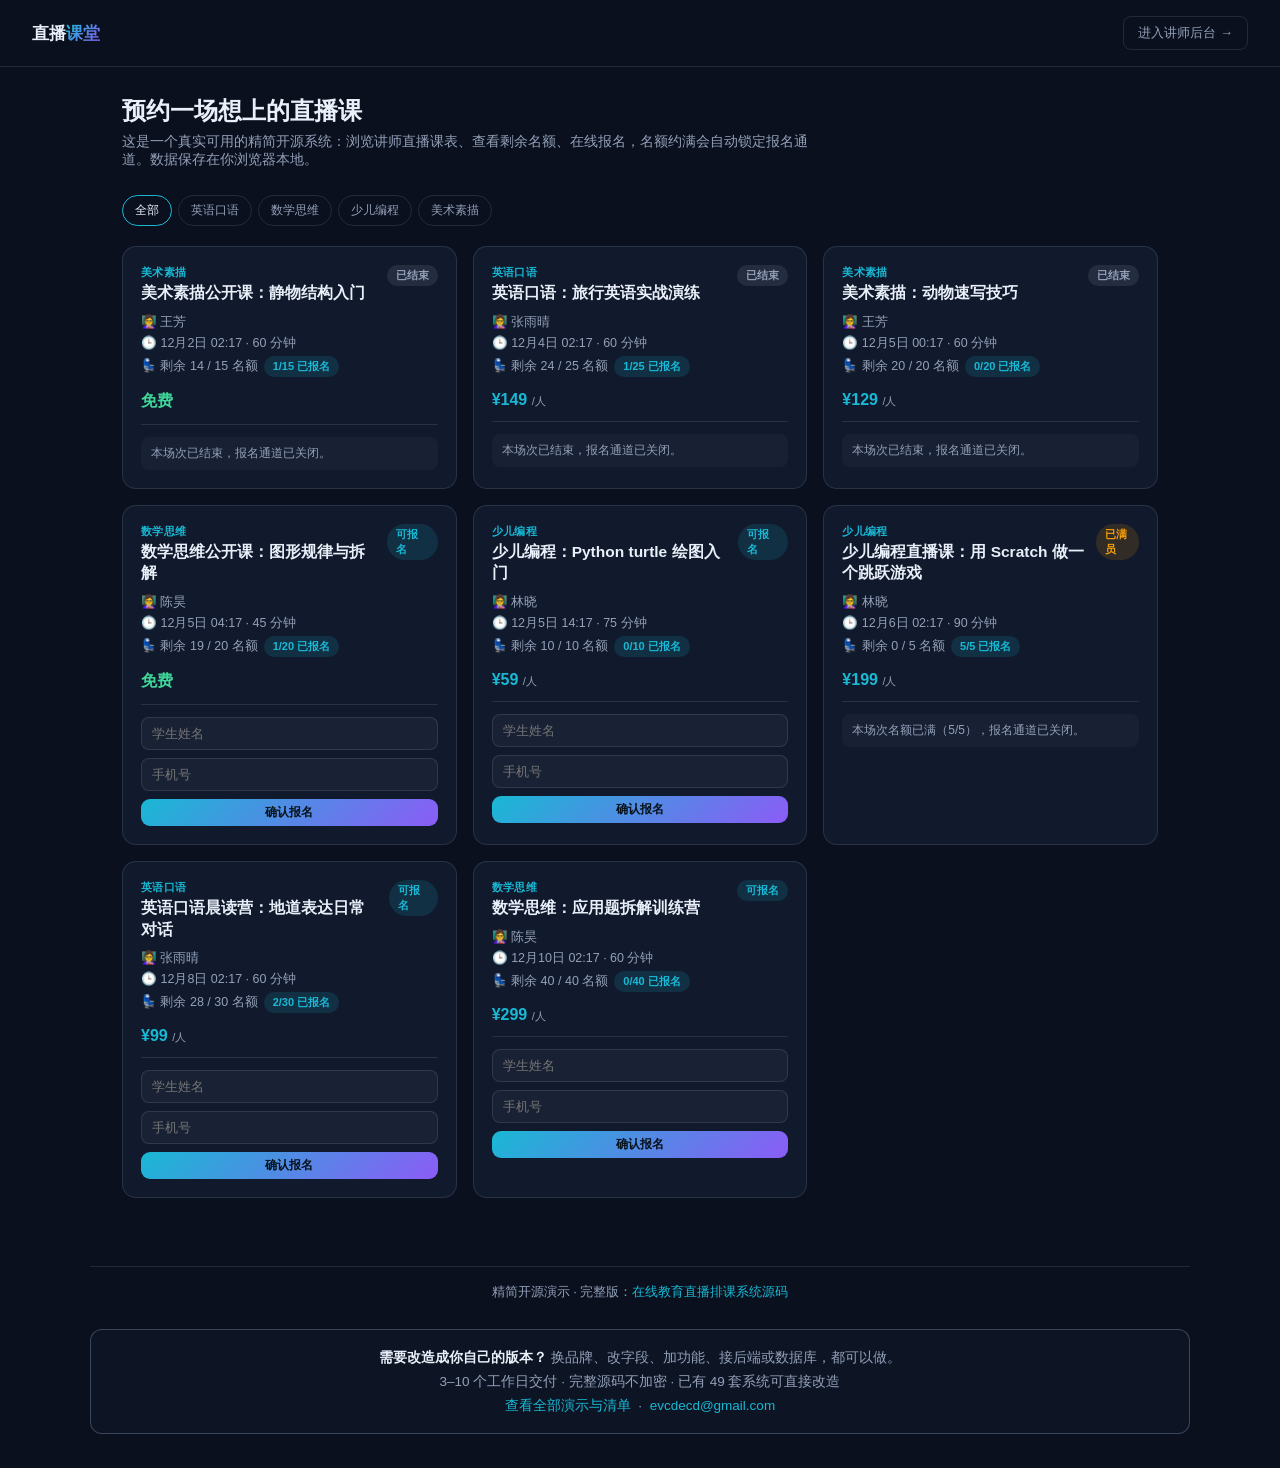
<file: index.html>
<!DOCTYPE html>
<html lang="zh-CN">
<head>
<meta charset="UTF-8">
<meta name="viewport" content="width=device-width, initial-scale=1.0">
<title>在线教育直播排课系统（精简开源版）</title>
<meta name="description" content="免费开源的在线教育直播排课系统精简版：真实场次报名与容量控制，讲师直播课表浏览、在线报名、满员自动锁定，后台课表与报名管理，纯前端+localStorage实现，可作为学习或二次开发起点。">
<link rel="stylesheet" href="style.css">
</head>
<body>
  <header class="topbar">
    <div class="brand">直播<span class="accent">课堂</span></div>
    <a href="admin.html" class="nav-link">进入讲师后台 →</a>
  </header>

  <main class="container">
    <div class="page-head">
      <h1>预约一场想上的直播课</h1>
      <p>这是一个真实可用的精简开源系统：浏览讲师直播课表、查看剩余名额、在线报名，名额约满会自动锁定报名通道。数据保存在你浏览器本地。</p>
    </div>
    <div class="filter-row" id="subjectFilters"></div>
    <div id="sessionGrid" class="session-grid"></div>
  </main>

  <script src="data.js"></script>
  <script src="script.js"></script>

<footer style="margin:40px auto 16px;max-width:1100px;padding:16px 20px 0;border-top:1px solid var(--line,rgba(147,160,184,.18));text-align:center;color:var(--muted,#93A0B8);font-size:13px">精简开源演示 &middot; 完整版：<a href="https://inzyxuashop.com/jiaoyuzhibo-yuanma.html" target="_blank" rel="noopener" style="color:var(--cyan,#19B8D4);text-decoration:none">在线教育直播排课系统源码</a></footer>

<!-- custom-delivery -->
<div style="max-width:1100px;margin:28px auto 34px;padding:16px 20px;border:1px solid rgba(147,160,184,.35);border-radius:12px;background:rgba(17,26,44,.55);font:13.5px/1.75 -apple-system,BlinkMacSystemFont,'Segoe UI','PingFang SC','Microsoft YaHei',sans-serif;color:#93a0b8;text-align:center">
  <strong style="color:#eaf0fa">需要改造成你自己的版本？</strong>
  换品牌、改字段、加功能、接后端或数据库，都可以做。<br>
  3–10 个工作日交付 · 完整源码不加密 · 已有 49 套系统可直接改造<br>
  <a href="https://inzyxuashop.com" style="color:#19b8d4;text-decoration:none">查看全部演示与清单</a>
  &nbsp;·&nbsp;
  <a href="mailto:evcdecd@gmail.com" style="color:#19b8d4;text-decoration:none">evcdecd@gmail.com</a>
</div>
</body>
</html>
</file>
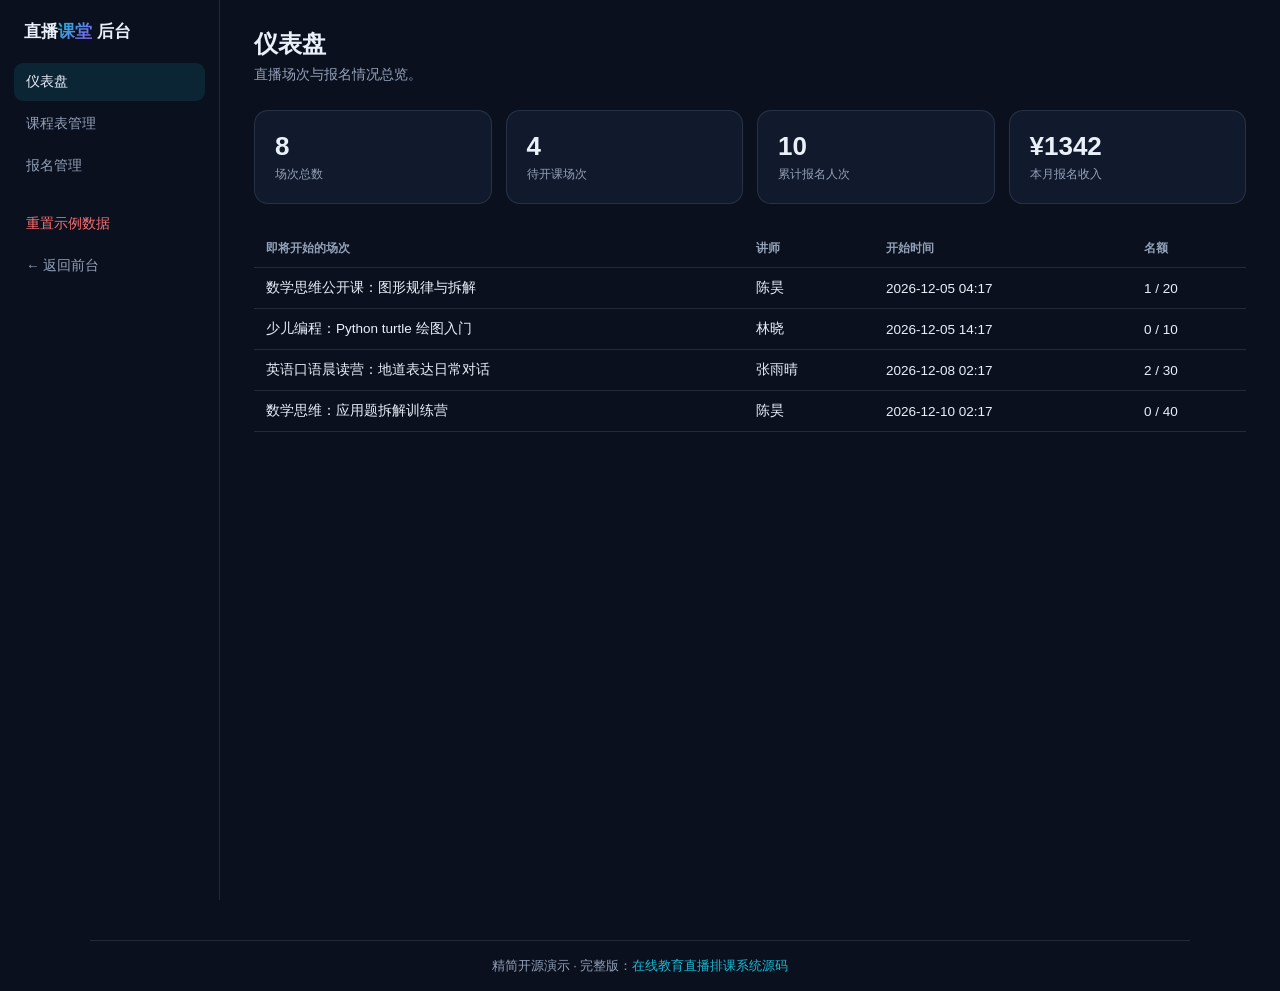
<file: admin.html>
<!DOCTYPE html>
<html lang="zh-CN">
<head>
<meta charset="UTF-8">
<meta name="viewport" content="width=device-width, initial-scale=1.0">
<title>讲师后台 · 在线教育直播排课系统（精简开源版）</title>
<link rel="stylesheet" href="style.css">
</head>
<body>
  <div class="admin-layout">
    <aside class="sidebar">
      <div class="brand">直播<span class="accent">课堂</span> 后台</div>
      <div class="side-link active" data-view="dashboard">仪表盘</div>
      <div class="side-link" data-view="sessions">课程表管理</div>
      <div class="side-link" data-view="enrollments">报名管理</div>
      <div class="side-link" id="btnResetData" style="margin-top:20px;color:var(--red)">重置示例数据</div>
      <a href="index.html" class="side-link">← 返回前台</a>
    </aside>

    <main class="admin-main">
      <section id="view-dashboard" class="admin-view active">
        <div class="page-head"><h1>仪表盘</h1><p>直播场次与报名情况总览。</p></div>
        <div class="stat-grid" id="statGrid"></div>
        <table>
          <thead><tr><th>即将开始的场次</th><th>讲师</th><th>开始时间</th><th>名额</th></tr></thead>
          <tbody id="upcomingSessionsBody"></tbody>
        </table>
      </section>

      <section id="view-sessions" class="admin-view">
        <div class="page-head"><h1>课程表管理</h1><p>添加、编辑或删除直播场次。</p></div>
        <div class="table-toolbar">
          <span></span>
          <button class="btn btn-primary btn-sm" id="btnAddSession">+ 新增场次</button>
        </div>
        <table>
          <thead><tr><th>场次标题</th><th>讲师</th><th>科目</th><th>开始时间</th><th>时长</th><th>报名/容量</th><th>价格</th><th>状态</th><th>操作</th></tr></thead>
          <tbody id="sessionsBody"></tbody>
        </table>
      </section>

      <section id="view-enrollments" class="admin-view">
        <div class="page-head"><h1>报名管理</h1><p>选择一个场次，查看已报名学生并标记签到状态。</p></div>
        <div class="table-toolbar">
          <select class="select-inline" id="enrollmentSessionSelect"></select>
          <span></span>
        </div>
        <table>
          <thead><tr><th>学生姓名</th><th>手机号</th><th>报名时间</th><th>签到状态</th><th>操作</th></tr></thead>
          <tbody id="enrollmentsBody"></tbody>
        </table>
      </section>
    </main>
  </div>

  <div class="modal-backdrop" id="sessionModalBackdrop">
    <div class="modal">
      <button class="modal-close" id="btnCloseSessionModal">&times;</button>
      <h2 id="sessionModalTitle">新增场次</h2>
      <div id="sessionModalMsg"></div>
      <form id="sessionForm" novalidate>
        <input type="hidden" id="sessionIdInput">
        <div class="field"><label>场次标题</label><input id="sessionTitleInput" type="text" required></div>
        <div class="field-row">
          <div class="field"><label>讲师</label><select id="sessionTeacherInput" required></select></div>
          <div class="field"><label>科目</label><input id="sessionSubjectInput" type="text" required></div>
        </div>
        <div class="field-row">
          <div class="field"><label>开始时间</label><input id="sessionStartInput" type="datetime-local" required></div>
          <div class="field"><label>时长（分钟）</label><input id="sessionDurationInput" type="number" min="1" required></div>
        </div>
        <div class="field-row">
          <div class="field"><label>容量（人）</label><input id="sessionCapacityInput" type="number" min="1" required></div>
          <div class="field"><label>价格（元，0 为免费）</label><input id="sessionPriceInput" type="number" min="0" required></div>
        </div>
        <button type="submit" class="btn btn-primary btn-block">保存</button>
      </form>
    </div>
  </div>

  <script src="data.js"></script>
  <script src="admin.js"></script>

<footer style="margin:40px auto 16px;max-width:1100px;padding:16px 20px 0;border-top:1px solid var(--line,rgba(147,160,184,.18));text-align:center;color:var(--muted,#93A0B8);font-size:13px">精简开源演示 &middot; 完整版：<a href="https://inzyxuashop.com/jiaoyuzhibo-yuanma.html" target="_blank" rel="noopener" style="color:var(--cyan,#19B8D4);text-decoration:none">在线教育直播排课系统源码</a></footer>
</body>
</html>
</file>
<file: style.css>
:root{--ink:#0A101E;--surface:#111a2c;--surface2:#16223a;--line:rgba(147,160,184,.18);--muted:#93A0B8;--text:#EAF0FA;--cyan:#19B8D4;--violet:#8B5CF6;--green:#3ED598;--red:#F87171;--amber:#F59E0B;--radius:14px;color-scheme:dark}
*{box-sizing:border-box}
body{margin:0;background:var(--ink);color:var(--text);font-family:-apple-system,BlinkMacSystemFont,"Segoe UI","PingFang SC","Microsoft YaHei",sans-serif;min-height:100vh}
a{color:inherit;text-decoration:none}

.topbar{display:flex;align-items:center;justify-content:space-between;padding:16px 32px;border-bottom:1px solid var(--line)}
.brand{font-size:17px;font-weight:700}
.brand .accent{background:linear-gradient(135deg,var(--cyan),var(--violet));-webkit-background-clip:text;background-clip:text;color:transparent}
.nav-link{font-size:13px;color:var(--muted);border:1px solid var(--line);padding:7px 14px;border-radius:8px}
.nav-link:hover{border-color:var(--cyan);color:var(--text)}

.container{max-width:1100px;margin:0 auto;padding:28px 32px}
.page-head h1{font-size:24px;font-weight:700;margin:0 0 6px}
.page-head p{color:var(--muted);font-size:14px;margin:0 0 26px;max-width:700px}

.filter-row{display:flex;gap:6px;flex-wrap:wrap;margin-bottom:20px}
.filter-btn{font-size:12px;padding:6px 12px;border-radius:999px;border:1px solid var(--line);background:transparent;color:var(--muted);cursor:pointer}
.filter-btn.active{border-color:var(--cyan);color:var(--text)}

.session-grid{display:grid;grid-template-columns:repeat(auto-fill,minmax(280px,1fr));gap:16px}
.session-card{background:var(--surface);border:1px solid var(--line);border-radius:var(--radius);padding:18px;display:flex;flex-direction:column;gap:10px}
.session-card__top{display:flex;justify-content:space-between;align-items:flex-start;gap:8px}
.session-card__subject{font-size:11px;color:var(--cyan);font-weight:700;text-transform:uppercase;letter-spacing:.03em}
.session-card h3{margin:2px 0 0;font-size:15.5px;line-height:1.4}
.session-card__meta{font-size:12.5px;color:var(--muted);display:flex;flex-direction:column;gap:4px}
.session-card__meta span{display:flex;gap:6px;align-items:center}
.session-card__footer{display:flex;justify-content:space-between;align-items:center;margin-top:4px}
.session-card__price{font-size:16px;font-weight:800;color:var(--cyan)}
.session-card__price.free{color:var(--green)}
.session-card__price span{font-size:11px;color:var(--muted);font-weight:400}

.seats-badge{display:inline-block;font-size:11px;font-weight:700;padding:3px 9px;border-radius:999px;background:rgba(25,184,212,.14);color:var(--cyan)}
.seats-badge.low{background:rgba(245,158,11,.14);color:var(--amber)}

.badge{display:inline-block;font-size:11px;font-weight:700;padding:3px 9px;border-radius:999px}
.badge.upcoming{background:rgba(25,184,212,.14);color:var(--cyan)}
.badge.full{background:rgba(245,158,11,.14);color:var(--amber)}
.badge.ended{background:rgba(147,160,184,.14);color:var(--muted)}

.enroll-box{border-top:1px solid var(--line);padding-top:12px;margin-top:2px}
.enroll-box form{display:flex;flex-direction:column;gap:8px}
.enroll-box input{background:rgba(147,160,184,.06);border:1px solid var(--line);border-radius:8px;padding:8px 10px;color:var(--text);font-family:inherit;font-size:13px;outline:none;width:100%}
.enroll-box input:focus{border-color:var(--cyan)}
.enroll-note{font-size:12px;color:var(--muted);padding:8px 10px;background:rgba(147,160,184,.05);border-radius:8px}

.modal-backdrop{position:fixed;inset:0;background:rgba(4,8,16,.75);display:none;align-items:center;justify-content:center;padding:20px;z-index:50}
.modal-backdrop.show{display:flex}
.modal{background:var(--surface);border:1px solid var(--line);border-radius:18px;max-width:460px;width:100%;max-height:88vh;overflow:auto;padding:26px}
.modal h2{margin:0 0 6px;font-size:18px}
.modal .sub{color:var(--muted);font-size:12.5px;margin:0 0 18px}
.modal-close{float:right;background:none;border:none;color:var(--muted);font-size:20px;cursor:pointer}

.field{display:flex;flex-direction:column;gap:6px;margin-bottom:14px}
.field label{font-size:12px;color:var(--muted);font-weight:600}
.field input,.field select,.field textarea{background:rgba(147,160,184,.06);border:1px solid var(--line);border-radius:8px;padding:9px 11px;color:var(--text);font-family:inherit;font-size:13.5px;outline:none;width:100%}
.field input:focus,.field select:focus,.field textarea:focus{border-color:var(--cyan)}
.field-row{display:grid;grid-template-columns:1fr 1fr;gap:10px}

.btn{font-family:inherit;font-size:13.5px;font-weight:600;padding:10px 18px;border-radius:9px;border:1px solid var(--line);background:transparent;color:var(--text);cursor:pointer}
.btn:hover{border-color:var(--cyan)}
.btn-primary{background:linear-gradient(135deg,var(--cyan),var(--violet));border:none;color:#06121A}
.btn-block{width:100%}
.btn-sm{padding:5px 11px;font-size:12px}
.btn-danger{border-color:rgba(248,113,113,.4);color:var(--red)}

.msg{margin:0 0 14px;font-size:12.5px;padding:9px 12px;border-radius:8px}
.msg.error{background:rgba(248,113,113,.1);border:1px solid rgba(248,113,113,.3);color:var(--red)}
.msg.success{background:rgba(62,213,152,.1);border:1px solid rgba(62,213,152,.3);color:var(--green)}

/* admin */
.admin-layout{display:flex;min-height:100vh}
.sidebar{width:220px;flex-shrink:0;border-right:1px solid var(--line);padding:20px 14px}
.sidebar .brand{padding:0 10px 20px}
.side-link{display:block;padding:10px 12px;border-radius:9px;font-size:13.5px;color:var(--muted);margin-bottom:4px;cursor:pointer}
.side-link:hover{background:rgba(147,160,184,.06)}
.side-link.active{background:rgba(25,184,212,.12);color:var(--text)}
.admin-main{flex:1;padding:28px 34px;overflow:auto}
.admin-view{display:none}
.admin-view.active{display:block}

.stat-grid{display:grid;grid-template-columns:repeat(4,1fr);gap:14px;margin-bottom:26px}
.stat-card{background:var(--surface);border:1px solid var(--line);border-radius:var(--radius);padding:20px}
.stat-card .num{font-size:26px;font-weight:800}
.stat-card .label{font-size:12px;color:var(--muted);margin-top:4px}

table{width:100%;border-collapse:collapse;font-size:13.5px}
th{text-align:left;padding:10px 12px;color:var(--muted);font-weight:600;border-bottom:1px solid var(--line);font-size:12px}
td{padding:11px 12px;border-bottom:1px solid var(--line)}
.table-actions{display:flex;gap:6px}
.table-toolbar{display:flex;justify-content:space-between;align-items:center;margin-bottom:16px;gap:12px;flex-wrap:wrap}

.select-inline{background:rgba(147,160,184,.06);border:1px solid var(--line);border-radius:8px;padding:8px 11px;color:var(--text);font-family:inherit;font-size:13px}

@media (max-width:820px){
  .admin-layout{flex-direction:column}
  .sidebar{width:100%;display:flex;overflow-x:auto;border-right:none;border-bottom:1px solid var(--line)}
  .stat-grid{grid-template-columns:repeat(2,1fr)}
}
</file>
